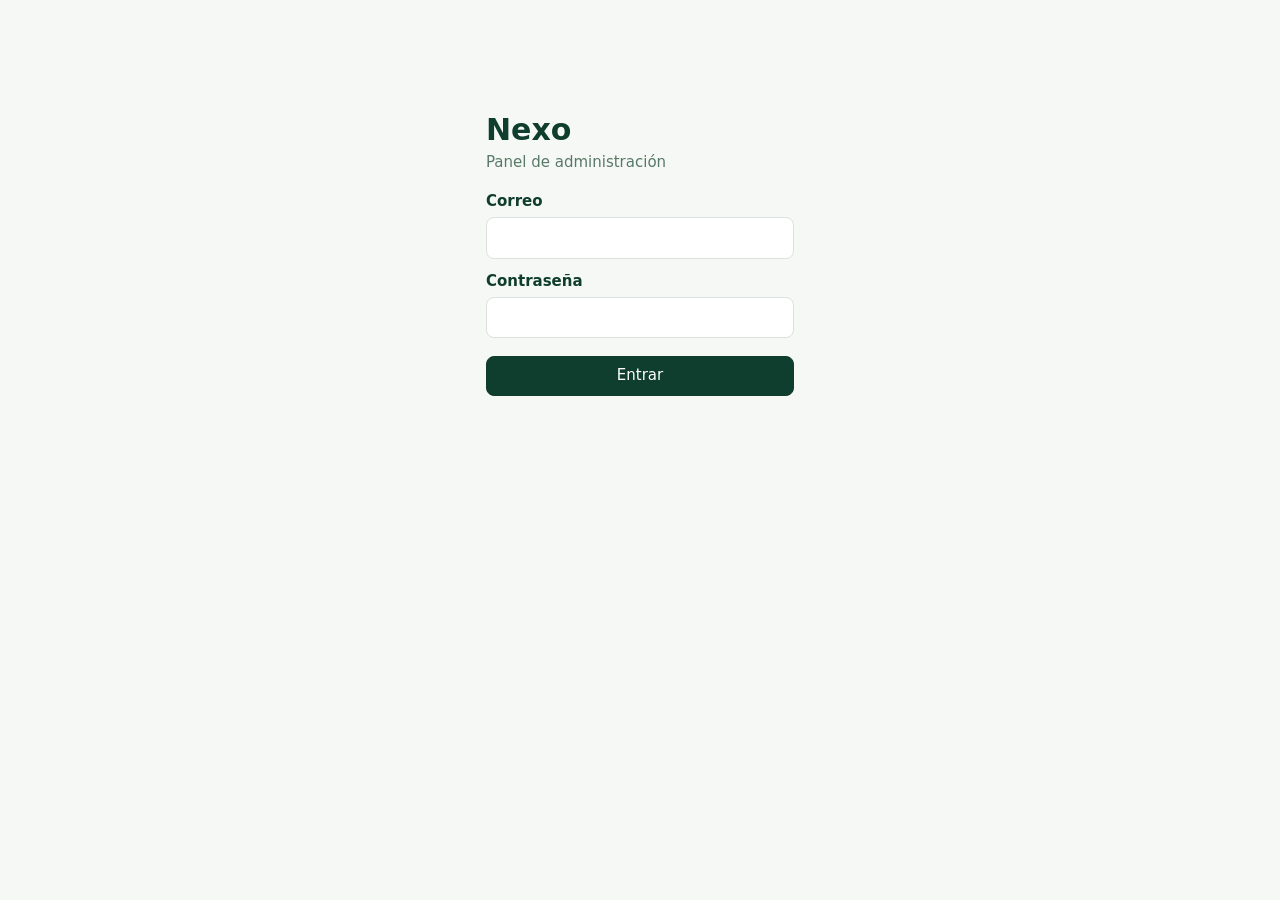
<file: backend/src/main/resources/static/admin/index.html>
<!doctype html>
<html lang="es-CO">
<head>
<meta charset="utf-8">
<meta name="viewport" content="width=device-width, initial-scale=1">
<meta http-equiv="Content-Security-Policy" content="default-src 'none'; script-src 'self'; style-src 'self'; connect-src 'self'; base-uri 'none'; form-action 'none'">
<meta name="robots" content="noindex">
<title>Nexo · Administración</title>
<link rel="stylesheet" href="panel.css">
</head>
<body>
<main id="acceso" class="acceso">
  <h1>Nexo</h1>
  <p>Panel de administración</p>
  <form id="formAcceso">
    <label for="correo">Correo</label>
    <input id="correo" type="email" autocomplete="username" required>
    <label for="contrasena">Contraseña</label>
    <input id="contrasena" type="password" autocomplete="current-password" required>
    <button type="submit" class="primario">Entrar</button>
    <p id="errorAcceso" class="error" role="alert" hidden></p>
  </form>
</main>
<div id="panel" hidden>
  <header>
    <strong>Nexo · Administración</strong>
    <nav role="tablist" aria-label="Secciones">
      <button role="tab" data-seccion="revisiones" aria-selected="true">Revisiones <span id="numRevisiones" class="numero"></span></button>
      <button role="tab" data-seccion="reportes" aria-selected="false">Reportes <span id="numReportes" class="numero"></span></button>
      <button role="tab" data-seccion="usuarios" aria-selected="false">Cuentas</button>
    </nav>
    <button id="salir">Salir</button>
  </header>
  <main>
    <p id="aviso" class="aviso" role="status" hidden></p>
    <section id="revisiones"></section>
    <section id="reportes" hidden></section>
    <section id="usuarios" hidden>
      <input id="buscar" type="search" placeholder="Buscar por nombre o correo" aria-label="Buscar cuentas">
      <div id="listaUsuarios"></div>
    </section>
  </main>
</div>
<script src="panel.js"></script>
</body>
</html>
</file>
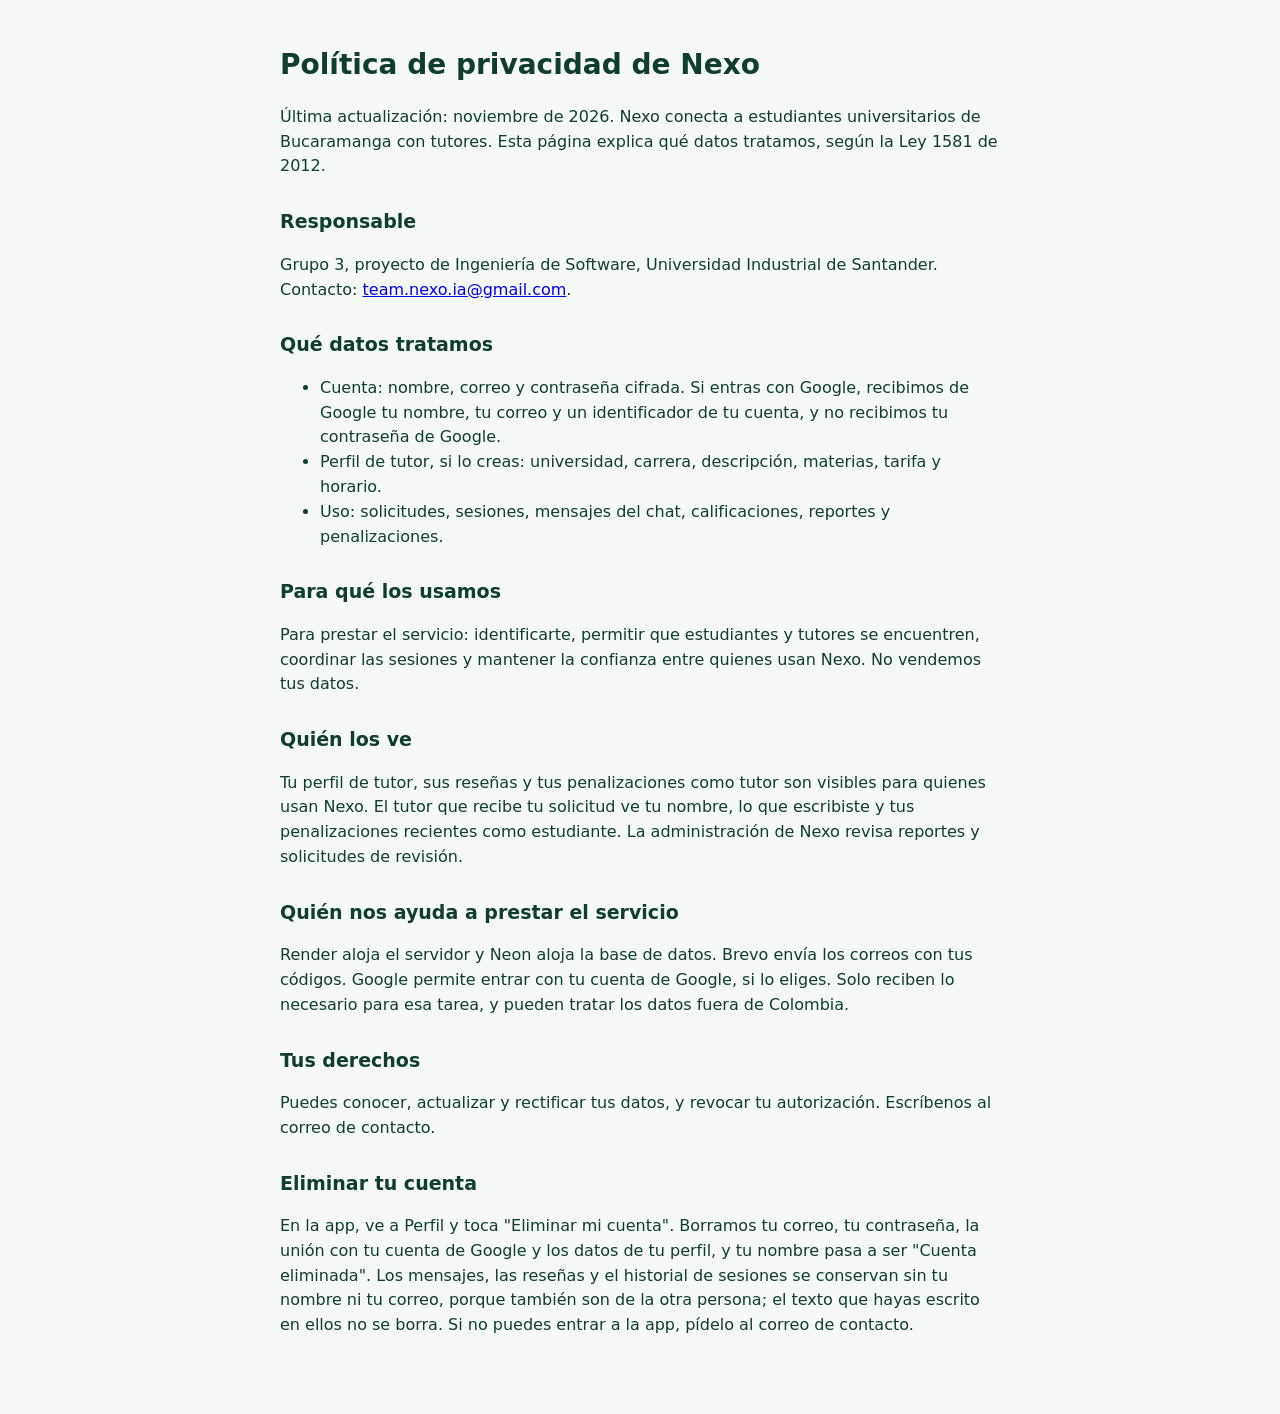
<file: backend/src/main/resources/static/privacidad.html>
<!doctype html>
<html lang="es-CO">
<head>
<meta charset="utf-8">
<meta name="viewport" content="width=device-width, initial-scale=1">
<title>Nexo · Política de privacidad</title>
<style>
body { max-width: 720px; margin: 0 auto; padding: 24px 16px 60px; font: 16px/1.55 system-ui, sans-serif; color: #0f3d2e; background: #f6f8f6; }
h1 { font-size: 28px; } h2 { font-size: 19px; margin-top: 28px; }
</style>
</head>
<body>
<h1>Política de privacidad de Nexo</h1>
<p>Última actualización: noviembre de 2026. Nexo conecta a estudiantes universitarios de Bucaramanga con tutores. Esta página explica qué datos tratamos, según la Ley 1581 de 2012.</p>
<h2>Responsable</h2>
<p>Grupo 3, proyecto de Ingeniería de Software, Universidad Industrial de Santander. Contacto: <a href="mailto:team.nexo.ia@gmail.com">team.nexo.ia@gmail.com</a>.</p>
<h2>Qué datos tratamos</h2>
<ul>
<li>Cuenta: nombre, correo y contraseña cifrada. Si entras con Google, recibimos de Google tu nombre, tu correo y un identificador de tu cuenta, y no recibimos tu contraseña de Google.</li>
<li>Perfil de tutor, si lo creas: universidad, carrera, descripción, materias, tarifa y horario.</li>
<li>Uso: solicitudes, sesiones, mensajes del chat, calificaciones, reportes y penalizaciones.</li>
</ul>
<h2>Para qué los usamos</h2>
<p>Para prestar el servicio: identificarte, permitir que estudiantes y tutores se encuentren, coordinar las sesiones y mantener la confianza entre quienes usan Nexo. No vendemos tus datos.</p>
<h2>Quién los ve</h2>
<p>Tu perfil de tutor, sus reseñas y tus penalizaciones como tutor son visibles para quienes usan Nexo. El tutor que recibe tu solicitud ve tu nombre, lo que escribiste y tus penalizaciones recientes como estudiante. La administración de Nexo revisa reportes y solicitudes de revisión.</p>
<h2>Quién nos ayuda a prestar el servicio</h2>
<p>Render aloja el servidor y Neon aloja la base de datos. Brevo envía los correos con tus códigos. Google permite entrar con tu cuenta de Google, si lo eliges. Solo reciben lo necesario para esa tarea, y pueden tratar los datos fuera de Colombia.</p>
<h2>Tus derechos</h2>
<p>Puedes conocer, actualizar y rectificar tus datos, y revocar tu autorización. Escríbenos al correo de contacto.</p>
<h2>Eliminar tu cuenta</h2>
<p>En la app, ve a Perfil y toca "Eliminar mi cuenta". Borramos tu correo, tu contraseña, la unión con tu cuenta de Google y los datos de tu perfil, y tu nombre pasa a ser "Cuenta eliminada". Los mensajes, las reseñas y el historial de sesiones se conservan sin tu nombre ni tu correo, porque también son de la otra persona; el texto que hayas escrito en ellos no se borra. Si no puedes entrar a la app, pídelo al correo de contacto.</p>
</body>
</html>
</file>
<file: backend/src/main/resources/static/admin/panel.css>
:root { --bosque: #0f3d2e; --medio: #587966; --borde: #d9e2dc; --fondo: #f6f8f6; --rojo: #ba1a1a; --tinte: #e4eee8; }
* { box-sizing: border-box; }
body { margin: 0; font: 15px/1.45 system-ui, sans-serif; color: var(--bosque); background: var(--fondo); }
[hidden] { display: none !important; }
button, input { font: inherit; }
button { padding: 8px 14px; border: 1px solid var(--borde); border-radius: 8px; background: #fff; color: var(--bosque); cursor: pointer; }
button:hover { background: var(--tinte); }
button:focus-visible, input:focus-visible { outline: 2px solid var(--bosque); outline-offset: 1px; }
button.primario { background: var(--bosque); border-color: var(--bosque); color: #fff; }
button.peligro { color: var(--rojo); border-color: var(--rojo); }
input { width: 100%; padding: 9px 11px; border: 1px solid var(--borde); border-radius: 8px; background: #fff; }
.acceso { max-width: 340px; margin: 12vh auto; padding: 0 16px; }
.acceso h1 { margin: 0; font-size: 30px; }
.acceso p { margin: 0 0 18px; color: var(--medio); }
.acceso label { display: block; margin: 12px 0 4px; font-weight: 600; }
.acceso button { width: 100%; margin-top: 18px; }
.error { color: var(--rojo) !important; margin-top: 12px !important; }
header { display: flex; flex-wrap: wrap; gap: 12px; align-items: center; padding: 12px 20px; background: #fff; border-bottom: 1px solid var(--borde); }
nav { display: flex; flex-wrap: wrap; gap: 6px; flex: 1; }
[role=tab][aria-selected=true] { background: var(--tinte); border-color: var(--bosque); font-weight: 600; }
.numero:not(:empty) { margin-left: 4px; font-variant-numeric: tabular-nums; }
#panel main { max-width: 860px; margin: 0 auto; padding: 20px 16px 60px; }
.aviso { padding: 10px 14px; border-radius: 8px; background: var(--tinte); }
.tarjeta { margin-top: 12px; padding: 14px 16px; background: #fff; border: 1px solid var(--borde); border-radius: 10px; overflow-wrap: anywhere; }
.tarjeta h2 { margin: 0; font-size: 16px; }
.dato { margin: 2px 0; color: var(--medio); font-size: 14px; }
.motivo { margin: 10px 0; white-space: pre-wrap; }
.acciones { display: flex; flex-wrap: wrap; gap: 8px; margin-top: 10px; }
.vacio { margin-top: 28px; text-align: center; color: var(--medio); }
.cerrado { opacity: .65; }
.marca { color: var(--rojo); font-weight: 600; }
</file>
